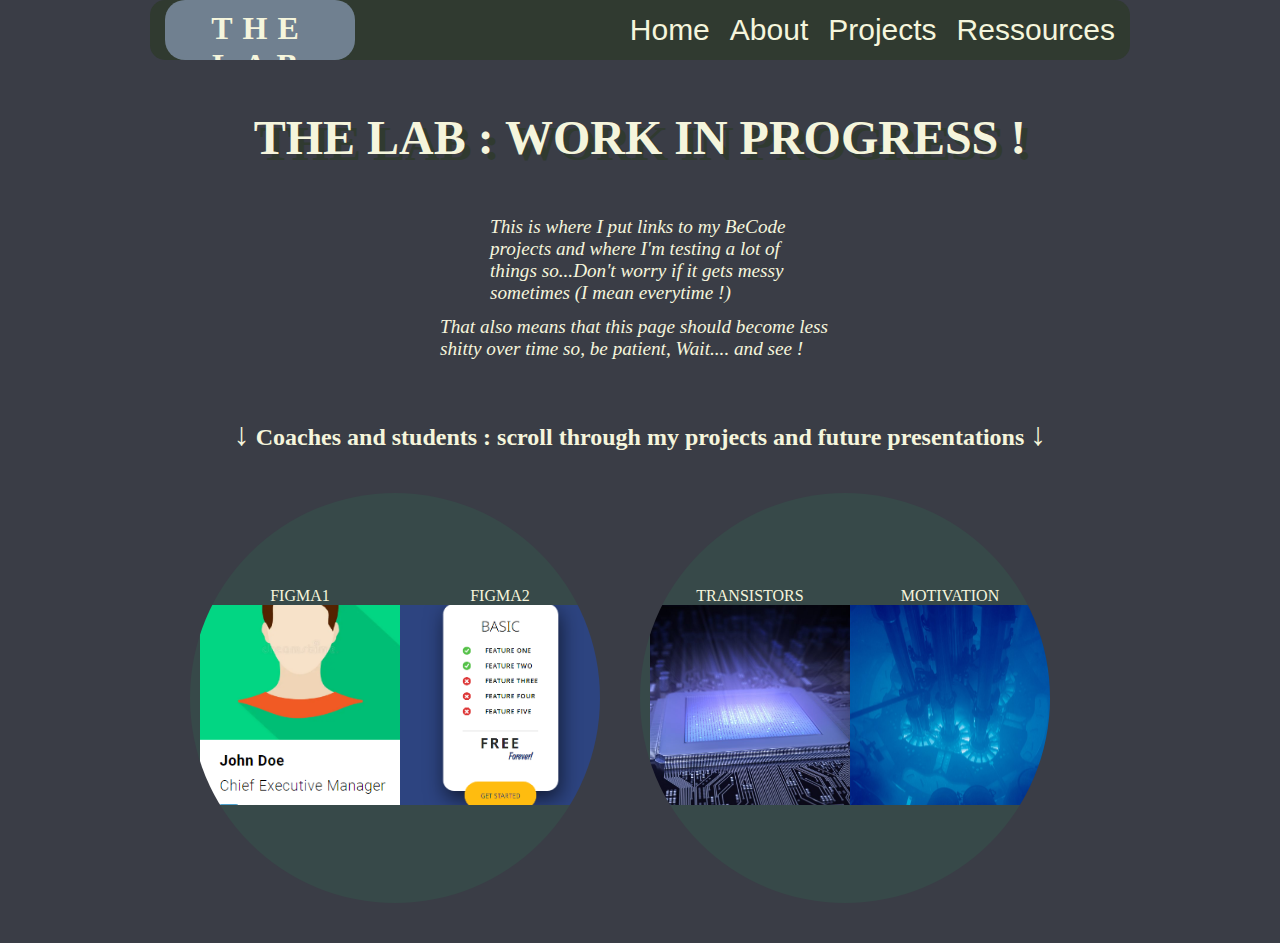
<file: index.html>
<!DOCTYPE html>
<html lang="en">

<head>
    <meta charset="UTF-8">
    <meta name="viewport" content="width=device-width, initial-scale=1.0">
    <title>Document</title>
    <link rel="stylesheet" href="styles.css">
</head>

<body>
    <header>
        <div class="logo">
            <a href="">
                <p class="pseudologo">The Lab</p>
            </a>
        </div>
        <div>
            <nav>
                <a href="#">Home</a>
                <a href="not-yet.html">About</a>
                <a href="not-yet.html">Projects</a>
                <a href="not-yet.html">Ressources</a>
            </nav>
        </div>
    </header>

    <div class="first-container">
        <h1>The Lab <span class="s"> : Work in progress !</span></h1>
        <span class="line"></span>
        <p class="p1">
            This is where I put links to my BeCode projects and where 
            I'm testing a lot of things so...Don't worry if it gets messy sometimes
            (I mean everytime !)  
        </p>
        <p class="p2">
            That also means that this page should become less shitty over time so, be patient,
            Wait.... and see !
        </p>
    </div>
    <h2><span class="downarrow">↓</span> Coaches and students : scroll through my projects and future presentations <span class="downarrow">↓</span></h2>
    <div class="second-container">
        
        
            <div class="projects">
                <a href="https://johnthezero.github.io/figma-1/">
                    Figma1
                    <img src="thumbnails/figma1-thumb.png" alt="">
                </a>
                <a href="https://johnthezero.github.io/figma-2/">
                    Figma2
                    <img src="thumbnails/figma2-thumb.png" alt="">
                </a>
                <a href="https://johnthezero.github.io/mondrian/">
                    Mondrian
                    <img src="thumbnails/mondrian-thumb.png" alt="">
                </a>
                <a href="https://johnthezero.github.io/figma-3/">
                    Figma4
                    <img src="thumbnails/figma3-thumb.png" alt="">
                </a>
            </div>
            <div class="presentations">
                <a href="not-yet.html">
                    Transistors
                    <img src="images/cpu-image.jpeg" alt="Moore's law and alternatives to it's decline">
                </a>
                <a href="">
                    Motivation
                    <img src="images/reactor.jpg" alt="Motivational speech : The T********* Effect">
                </a>
            </div>

        
    </div>
    <footer>
        <div class="misc">
            <div class="links"></div>
            <div class="sources"></div>
        </div>
    </footer>
</body>

</html>
</file>
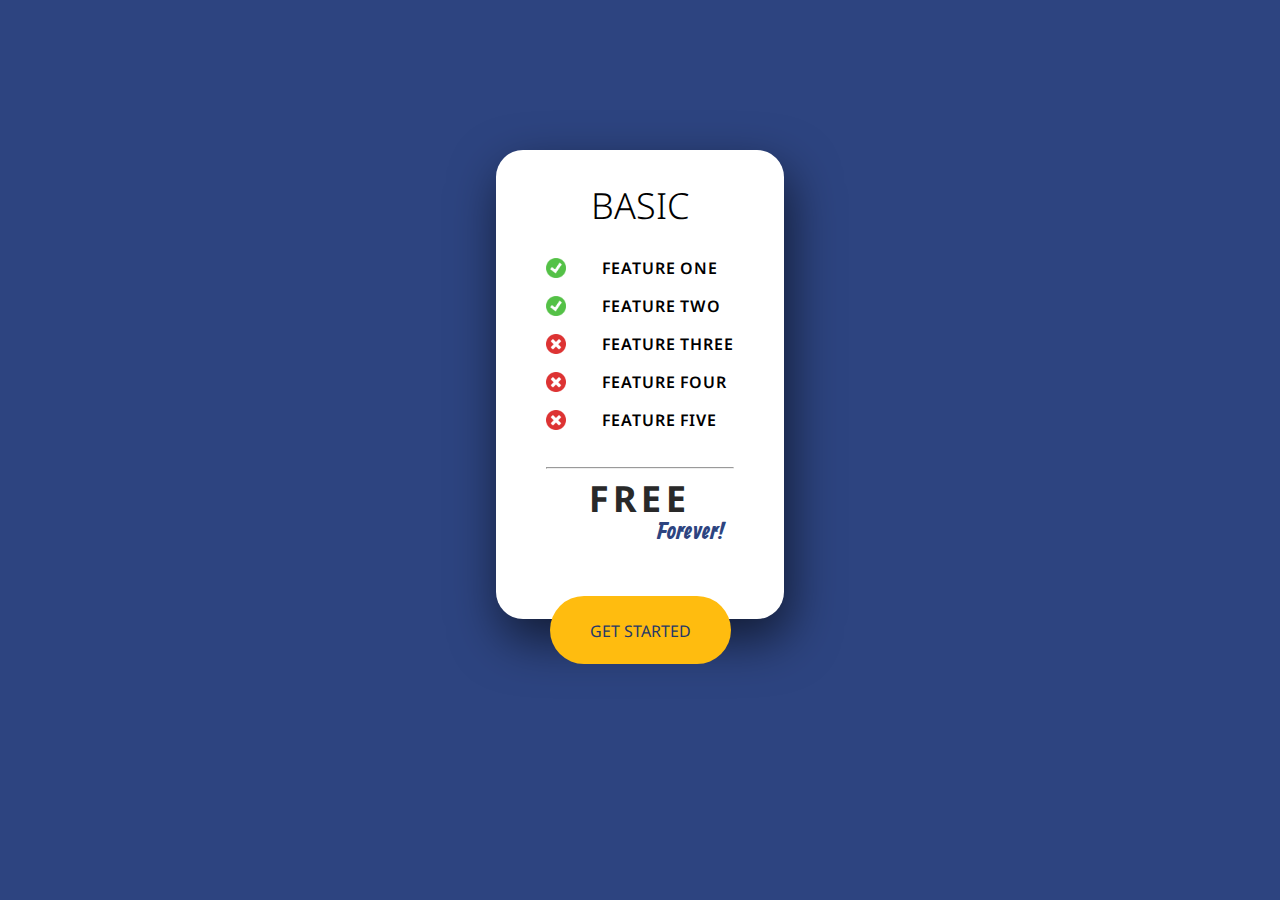
<file: figma-projects/figma2/index.html>
<!DOCTYPE html>
<html lang="en">
<head>
    <meta charset="UTF-8">
    <meta name="viewport" content="width=device-width, initial-scale=1.0">
    <title>Document</title>
    <link rel="stylesheet" href="styles.css">
</head>
<body>
    <div class="desktop">
        <div class="rectangle1">
            <div class="basic">
                <p>
                    BASIC
                </p>
            </div>
            <div class="features">
                <div>
                    <img src="ok.png" alt="image of checked">
                    <p>Feature one</p> 
                </div>
                <div>
                    <img src="ok.png" alt="image of checked">
                    <p>Feature two</p>
                </div>
                <div>
                    <img src="no.png" alt="image of wrong">
                    <p>Feature three</p>
                </div>
                <div>
                    <img src="no.png" alt="image of wrong">
                    <p>Feature four</p>
                    
                </div>
                <div>
                    <img src="no.png" alt="image of wrong">
                    <p>Feature five</p>
                </div>
            </div>
            <div class="hr">
                <hr>
            </div>
            
            <div>
                <h2 class="free">FREE</h2>
            </div>
            <div class="forever">
                <h2>Forever!</h2>
            </div>
            <div class="rectangle2">
                <p>GET STARTED</p>
            </div>
        </div>
       
    </div>
</body>
</html>
</file>
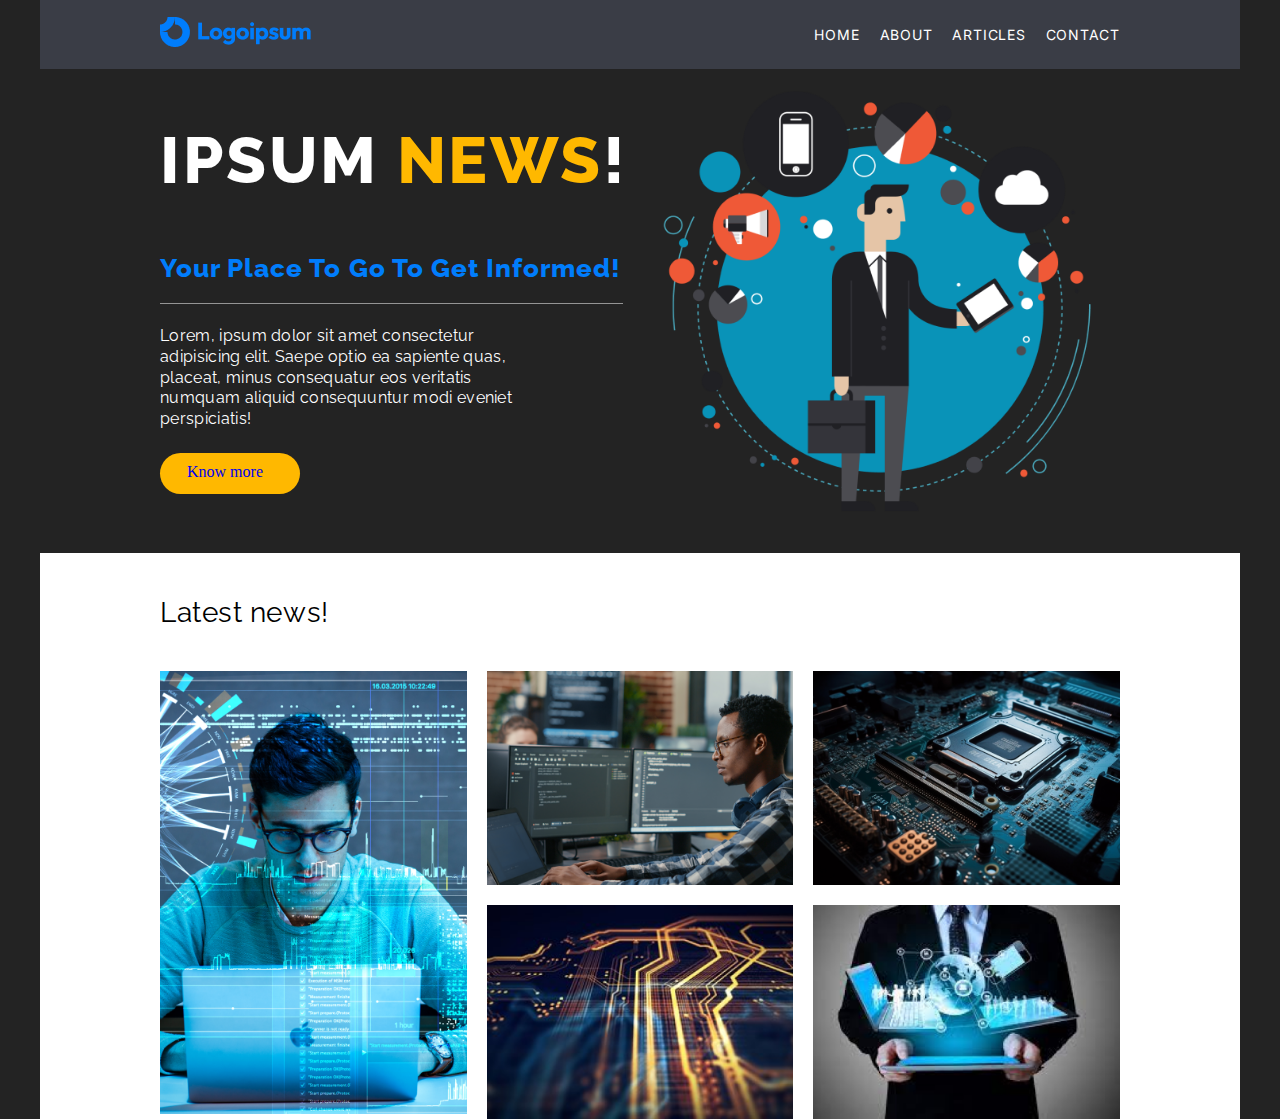
<file: figma-projects/figma3/index.html>
<!DOCTYPE html>
<html lang="en">
<head>
    <meta charset="UTF-8">
    <meta name="viewport" content="width=device-width, initial-scale=1.0">
    <title>Document</title>
    <link rel="stylesheet" href="style.css">
</head>
<body>
    <header>
        <div class="container">
            <a href="baby.html" alt="">
                <img src="logo-87.png" alt="" class="logo">
            </a>
            <nav>       
                <a href="baby.html" class="home">Home</a>     
                <a href="baby.html">About</a>
                <a href="baby.html">Articles</a>
                <a href="baby.html">Contact</a>
            </nav>
        </div>
    </header>
    <div class="rectangle1">
        <div class="text">
            <h1 class="ipsum">Ipsum <span>news</span>!</h1>
            <p class="subtitle">Your Place To Go To Get Informed!</p>
            <span class="line"></span>
            <p class="lorem">
                Lorem, ipsum dolor sit amet consectetur adipisicing elit. Saepe
                optio ea sapiente quas, placeat, minus consequatur eos veritatis
                numquam aliquid consequuntur modi eveniet perspiciatis!
            </p>
            <div class="knowmore">
                <a href="nod.gif">Know more</a>
            </div>
            
        </div>
        <div class="image">
            <img src="pngegg 1.png" alt="">
        </div>
    </div>
    <div class="rectangle2">
        <p class="newss">Latest news!</p>
        <div class="images">
            <img src="1.png" alt="" class="big">
            <img src="2.png" alt="">
            <img src="3.png" alt="">
            <img src="4.png" alt="">
            <img src="5.png" alt="">
        </div>
    </div>
</body>
</html>


<!--latest news-->
</file>
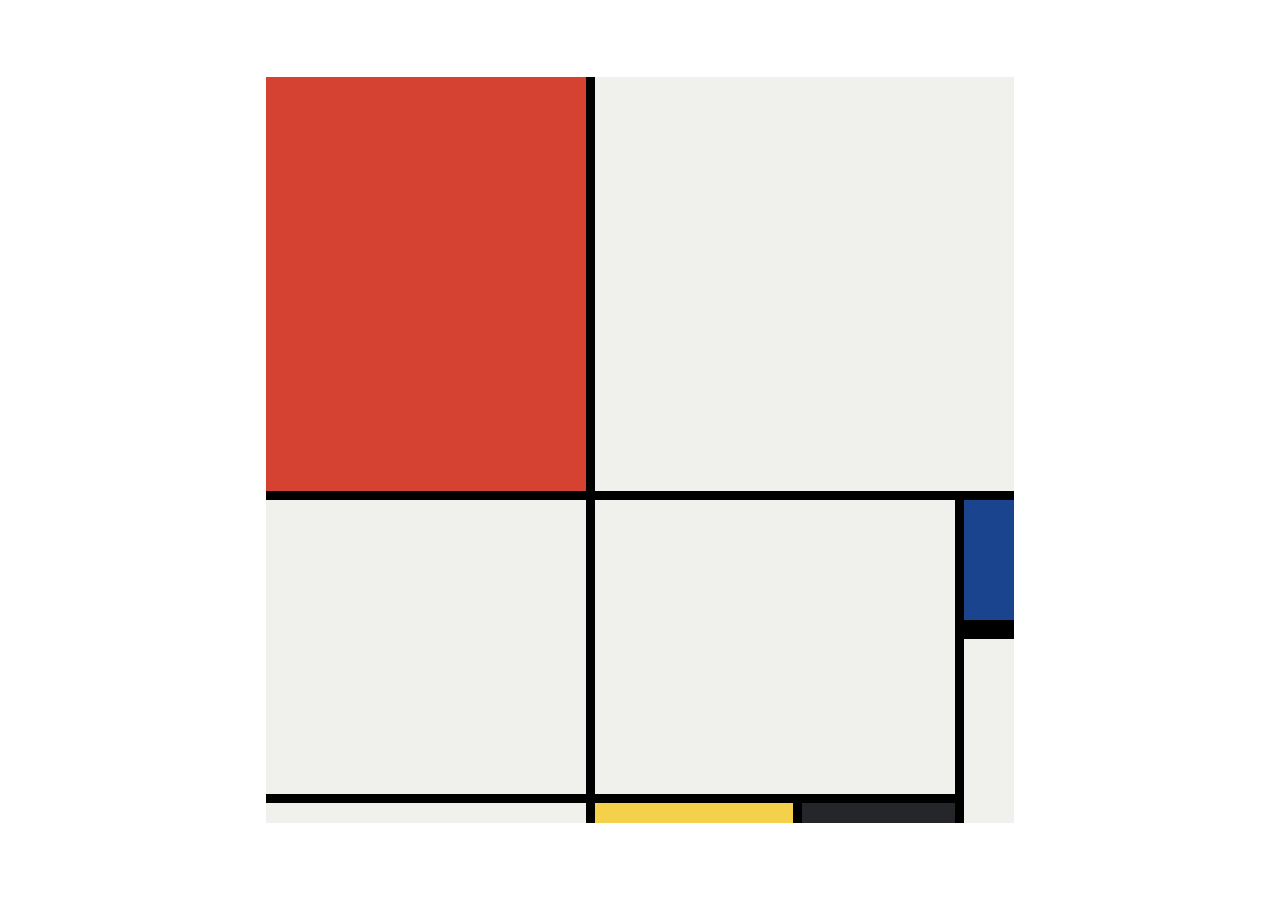
<file: figma-projects/mondrian/index.html>
<!DOCTYPE html>
<html lang="en">
<head>
    <meta charset="UTF-8">
    <meta name="viewport" content="width=device-width, initial-scale=1.0">
    <title>Document</title>
    <link rel="stylesheet" href="styles.css">
</head>
<body>
    <div class="container">
        <div class="cell"></div>
        <div class="cell"></div>
        <div class="cell"></div>
        <div class="cell"></div>
        <div class="cell"></div>
        <div class="cell"></div>
        <div class="cell"></div>
        <div class="cell"></div>
        <div class="cell"></div>
    </div>
</body>
</html>
</file>
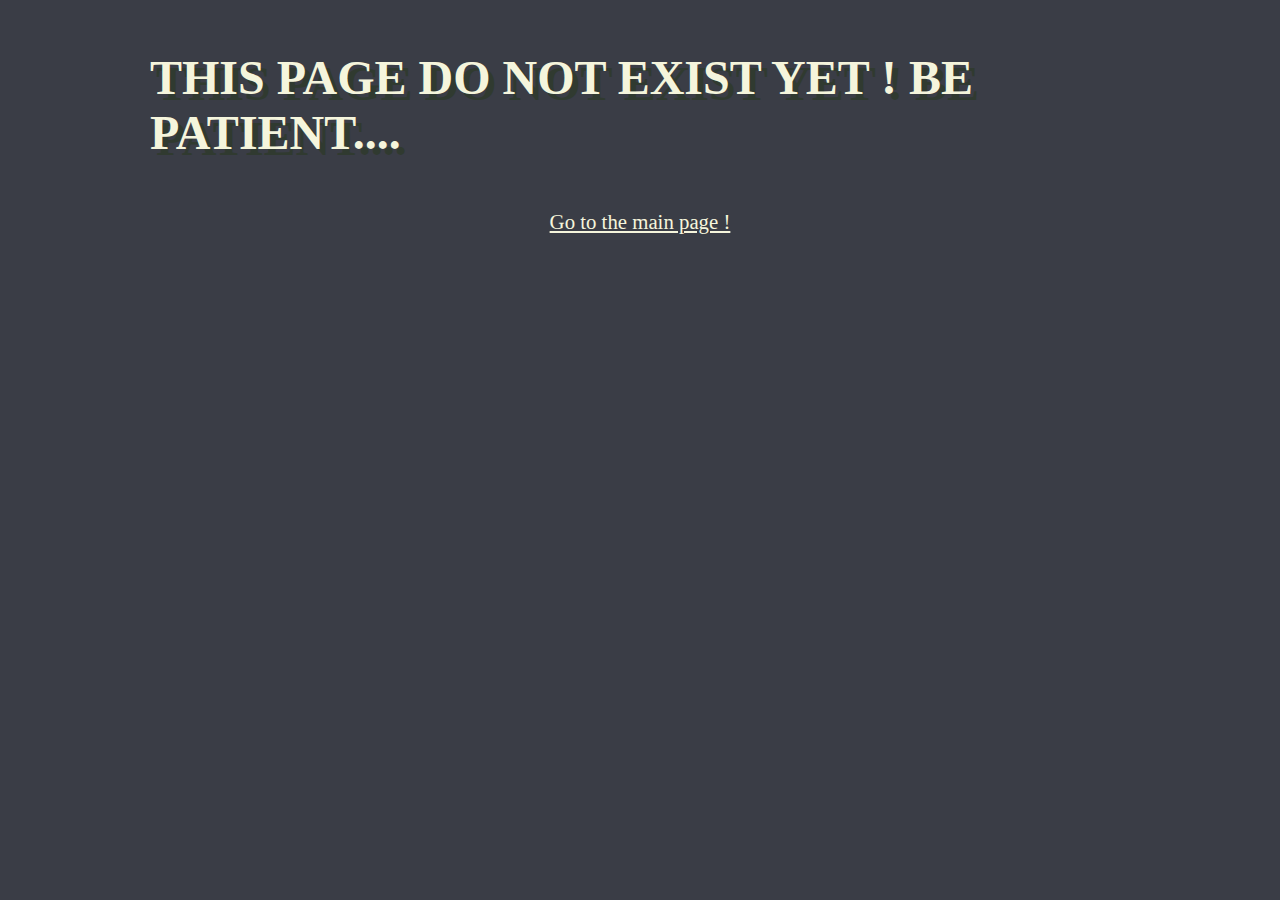
<file: not-yet.html>
<!DOCTYPE html>
<html lang="en">
<head>
    <meta charset="UTF-8">
    <meta name="viewport" content="width=T, initial-scale=1.0">
    <title>Document</title>
    <link rel="stylesheet" href="styles.css">
</head>
<body>
    
    <h1>This page do not exist yet ! Be patient....</h1>
    <a class="home" href="index.html">
        Go to the main page !
    </a>
    
</body>
</html>
</file>
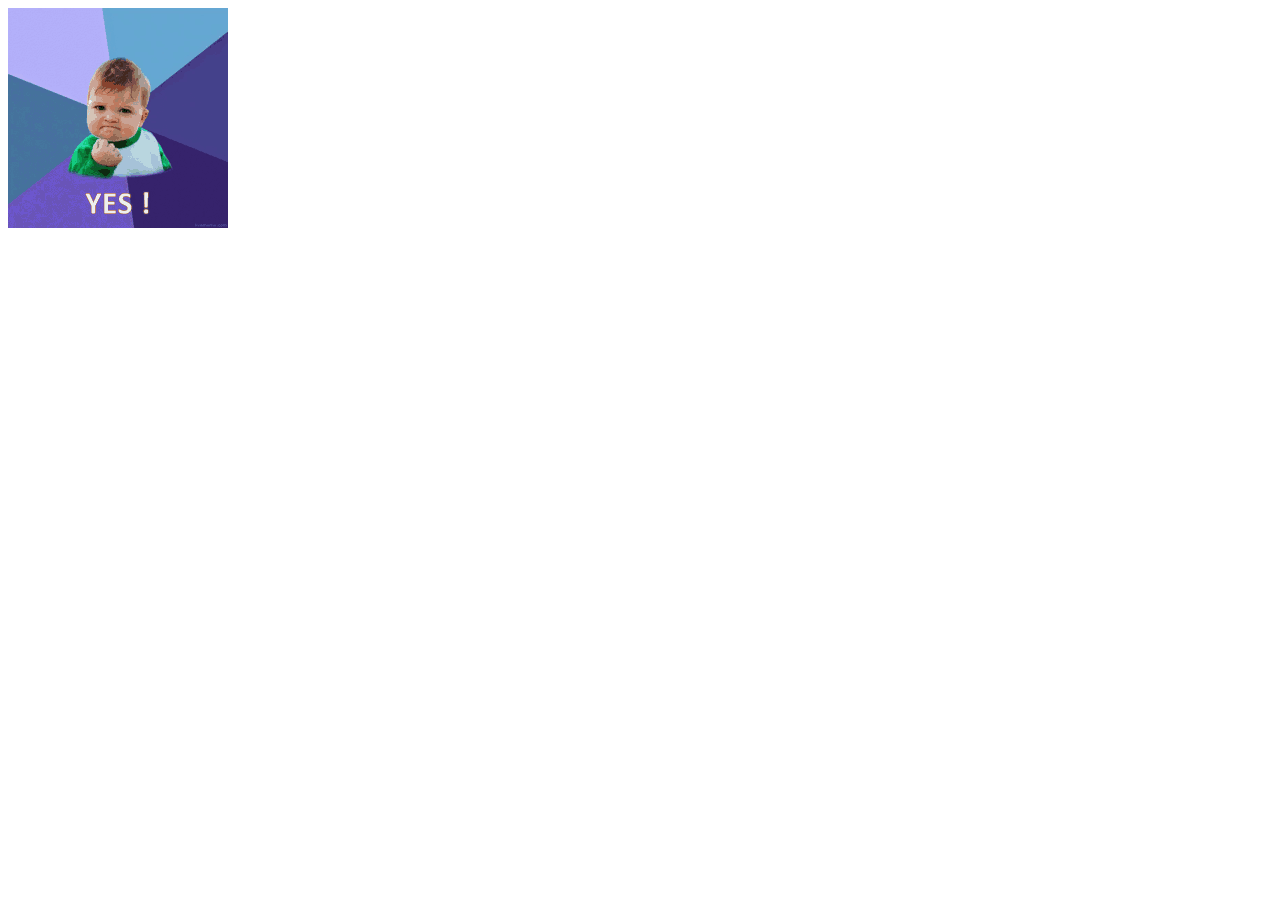
<file: figma-projects/figma3/baby.html>
<!DOCTYPE html>
<html lang="en">
<head>
    <meta charset="UTF-8">
    <meta name="viewport" content="width=device-width, initial-scale=1.0">
    <title>Document</title>
</head>
<body>
    <a href="index.html">
        <img src="yes-baby.gif" alt="">
    </a>
    
</body>
</html>
</file>
<file: styles.css>
* {
    margin: 0;
    box-sizing: border-box;

}
body  ,header, .first-container , .second-container, .misc {
    max-width: 1200px;
   
}
body {
    max-width: 100%;
    /* background-image: url('../images/matrix.jpg');  */
    background-size: cover; /*what the fuck ?!*/
 
    color: white;
    display: flex;
    align-items: center;
    flex-direction: column;
    justify-content: space-between;
    padding-left: 150px;
    padding-right: 150px;
}
.logo a {
    text-decoration: none;
}
html {
    background-color:#3A3D46 ;
}
.pseudologo {
    font-weight: 800;
    text-align: center;
    font-size: 2rem;
    font-family: fantasy;
    letter-spacing: 10px;
    text-transform: uppercase;
    padding: 10px;
    background-color: slategray;
    color: beige;
    /* color: rgb(29, 7, 7); */
    border-radius: 20px;
    height: 60px;
    width: 190px;
    
}

header {
    width: 100%;
    display: flex;
    align-items: center;
    justify-content: space-between;
    background-color: rgb(48, 58, 48);    
    
    border-radius: 15px;
    padding: 0px 15px;
}
nav {
    
    display: flex;
    gap: 20px;
}
nav a{
    text-decoration: none;
    font-family: 'Gill Sans', 'Gill Sans MT', Calibri, 'Trebuchet MS', sans-serif;
    font-size: 30px;
    color: beige;
}
.first-container {
    width: 100%;
    background-color:#3A3D46 ;
    display: flex;
    flex-direction: column;
    align-items: center;
}
.first-container p {
    color: beige;
    font-style: italic;
}
.downarrow {
    font-weight: bold;
    font-size: 2rem;
}
.second-container {
    width: 100%;
    background-color:#3A3D46 ;
    padding: 40px;
    display: grid;
    grid-template-columns: 1fr 1fr;
    grid-template-rows: 1fr;
    justify-content: space-between;

    align-items: center;
}
h1 {
    padding-top: 50px;
    padding-bottom: 50px;
    color: beige;
    font-family: cursive;  
    font-size: 3rem;
    text-transform: uppercase;
    text-shadow: 6px 6px rgb(48, 58, 48)    ;

}
img {
    object-fit: cover;
    width: 200px;
    height: 200px;
}
.line {
    width: 150px;
    width: 100%;
    height: 1px;
    color: blue;
}
.projects {
    
    background-color: rgb(55, 73, 73);
    width: 410px;
    height: 410px;
    padding: 10px;
    display: flex;
    flex-direction: row ;
    justify-content: space-between;
    align-items: center;
    overflow-x: scroll;
    overflow-y: hidden;
    border-radius: 50%;
}
.presentations {
    background-color: rgb(55, 73, 73);
    /* background-color: rgb(48, 58, 48); */
    width: 410px;
    height: 410px;
    padding: 10px;
    display: flex;
    align-items: center;
    overflow-x: scroll;
    overflow-y: hidden;
    border-radius: 50%;
}
.projects a,.presentations a {
    color: beige;
    text-align: center;
    text-transform: uppercase;
    text-decoration: none;
}
h2 {
    color: beige;
}
.p1 {
    width: 300px;
    height: 100px;
    font-size: 1.2rem;      
}

.p2 {
    width: 400px;
    height: 100px;
    font-size: 1.2rem;  
}
.home {
    color: beige;
    font-size: 1.3rem;
}
</file>
<file: figma-projects/figma2/styles.css>
@import url('https://fonts.googleapis.com/css2?family=Noto+Sans+Symbols:wght@300;400;500;600;700;800;900&family=Roboto:ital,wght@0,300;0,400;0,500;0,900;1,400;1,500;1,700&display=swap');
@import url('https://fonts.googleapis.com/css2?family=Allan&family=Noto+Sans+Symbols:wght@300;400;500;600;700;800;900&family=Roboto:ital,wght@0,300;0,400;0,500;0,900;1,400;1,500;1,700&display=swap');
* {
    margin: 0;
    box-sizing: border-box;
    flex-wrap: wrap;
}
body {
    width: 100%;
    height: 100%;
    background-color: #2D4480;
    margin-top: 150px;
    margin-bottom: 149px;
}
.desktop {
    
  display: flex;
  flex-direction: row;
  justify-content: center;
  align-items: center;
    
}
img {
    width: 20px;
    height: 20px;
    position: relative;
    top:8px;
}
.basic p {
    font-weight: 300;
    font-size: 36px;
    font-style: normal;
    line-height: 36px;
    padding-top: 35px;
    padding-bottom: 28px;
}
.features div {
    display: flex;
    gap: 36px;
    flex-direction: row;
    -ms-flex-align: start;
    
    font-weight: 600;
    
    letter-spacing: 0.96px;
    text-transform: uppercase;
    padding-bottom: 5px;
} 
.rectangle1 {
    display: flex;
    flex-direction: column;
    justify-content: center;
    align-items: center;
    justify-content: space-evenly;
    background-color: white;
    border-radius: 27px;
    box-shadow: 5px 20px 50px 0px rgba(0, 0, 0, 0.60);
    width: 288px;
    height: 469px;  
    font-family: "Noto Sans Symbols";
}
.hr {
    padding-top: 27px;
    padding-bottom: 8px;
}
hr {    
    width: 188px;
}   
.free {
    font-size: 36px;
    font-weight: 700;
    line-height: 36px;
    letter-spacing: 4.68px;
    color: #292929;  
}
.forever {
    position: relative;
    left: 50px;
    color: #2D4480;
    font-family: Allan;
    font-size: 16px;
    font-style: normal;
    font-weight: 400;
    line-height: 36px;
}
.rectangle2{
    display: flex;
    text-align: center;
    flex-direction: column;
    justify-content: center; 
    color: #253868;
    width: 181px;
    height: 68px;
    border-radius: 34px;
    background: #FFBC0F;
    position: relative;
    top:45px;
}
</file>
<file: figma-projects/figma3/style.css>
@import url('https://fonts.googleapis.com/css2?family=Allan&family=Inter&family=Noto+Sans+Symbols:wght@300;400;500;600;700;800;900&family=Raleway:wght@400;800&family=Roboto:ital,wght@0,300;0,400;0,500;0,900;1,400;1,500;1,700&display=swap');
* {
    margin: 0px;
    box-sizing: border-box;
    /* margin:auto; */
}
img {
    width: 100%;

}
header {
    background-color:#3A3D46 ;
    width: 100%;
    padding-left: 15px;
    padding-right: 15px;
    
}
.container {
    display: flex;
    flex-direction: row;
    align-items: center;
    justify-content: space-between;
    background-color:#3A3D46 ;
    
    
}
nav {
    display: flex;
    gap: 20px;
}
 .rectangle1 ,  .rectangle2, header {
    max-width: 1200px;
    /* padding-left: 120px;
    padding-right: 120px; */
    padding-left: 120px;
    padding-right: 120px;
} 
nav a {
    color: white;
    text-align: center;
    font-family: "Inter";
    font-size: 14px;
    font-style: normal;
    font-weight: 400;
    line-height: 100%; 
    letter-spacing: 0.77px;
    text-transform: uppercase;
    text-decoration: none;
}
.logo {
    padding-top: 17px;
    padding-bottom: 18px;
}
.rectangle1 {
    /* max-width: 1200px; */
    display: grid;
    justify-content: space-between;
    align-items: center;
    grid-template-columns:  1fr 1fr ;
    background-color:#232323; 
}
body {
    background-color:#232323;
    display: flex;
    flex-direction: column;
    align-items: center;  
}
.text{
    display: flex;
    flex-direction: column;
   
    width: 473px;
    gap: 22px;
}

.ipsum {
    color: white;
    font-family: Raleway;
    font-size: 65px;
    font-style: normal;
    text-align: left;
    font-weight: 800;
    line-height: 100%; 
    height: 105px;
    
    letter-spacing: 2.6px;
    text-transform: uppercase;
}
span {
    color: #FFB800;
    font-family: Raleway;
    font-size: 65px;
    font-style: normal;
    font-weight: 800;
    line-height: 100%;
    letter-spacing: 2.6px;
    text-transform: uppercase;
}
.subtitle {
    color: #007DFC;
    font-family: Raleway;
    font-size: 26px;
    font-style: normal;
    font-weight: 800;
    line-height: 100%; 
    letter-spacing: 1.04px;
    text-transform: capitalize;
}
.line {
    background-color: #949494;
    height: 1px;
    width: 463px;
}
.lorem {
    color: #FFF;
    font-family: Raleway;
    font-size: 16px;
    height: 105px;
    width: 387px;
    font-style: normal;
    font-weight: 400;
    line-height: 130.5%; 
    letter-spacing: 0.32px;
}
.knowmore {
    
    display: inline-flex;
    padding: 10px 27px;
    justify-content: left;
    border-radius: 45px;
    background-color: #FFB800;
    width: 140px;
    height: 41px;
}
.knowmore a {
    text-decoration: none;
}

.knowmore:hover {
    width:100%;
    text-transform: uppercase;
    transition-duration: 500ms;
    letter-spacing: 25px;
    background-color: cadetblue;
    
    
}
.rectangle2 {
    background-color: #FFF;
    padding-top: 42px;
    
}

.rectangle2 p {
    padding-bottom: 40px;
    font-family: Raleway;
    font-size: 28px;
    font-style: normal;
    font-weight: 400;
    line-height: 130.5%; 
    letter-spacing: 0.56px; 
}
 
.images {
    max-width: 1200px;
    display: grid;
    grid-template-columns: 1fr 1fr 1fr;
    grid-template-rows: 1fr 1fr;
    gap: 20px;
}
.big {
    grid-row: 1/3;
}
</file>
<file: figma-projects/mondrian/styles.css>
* {
    margin: 0;
    box-sizing: border-box;
}
body {
    display: flex;
    justify-content: center;
    align-items: center;
    width: 100vw;
    height: 100vh;
}
.container {
    background-color: black;
    width: 748px;
    height: 746px; 
    display: grid;
    gap: 9px;
    grid-template-columns: 320px 198px 153px 50px;
    grid-template-rows: 414px 130px 155px 20px;
}
.cell {
    background-color:#f0f1ec;
}
.cell:nth-of-type(1) {
    background-color: #d54231;
    
}
.cell:nth-of-type(2) {
    grid-column:2/5;

}
.cell:nth-of-type(3) {
    grid-row:2/4;

}
.cell:nth-of-type(4) {
    grid-row: 2/4;
    grid-column: 2/4;
    
}
.cell:nth-of-type(5) {
   background-color:#1a448e;
   border-bottom: 10px solid black;
}   
.cell:nth-of-type(6) {
   grid-row:span 2;  
}

.cell:nth-of-type(8) {
    background-color: #f3d14a;
    
}
.cell:nth-of-type(9) {
    background-color:#25262a;
    
}
</file>
